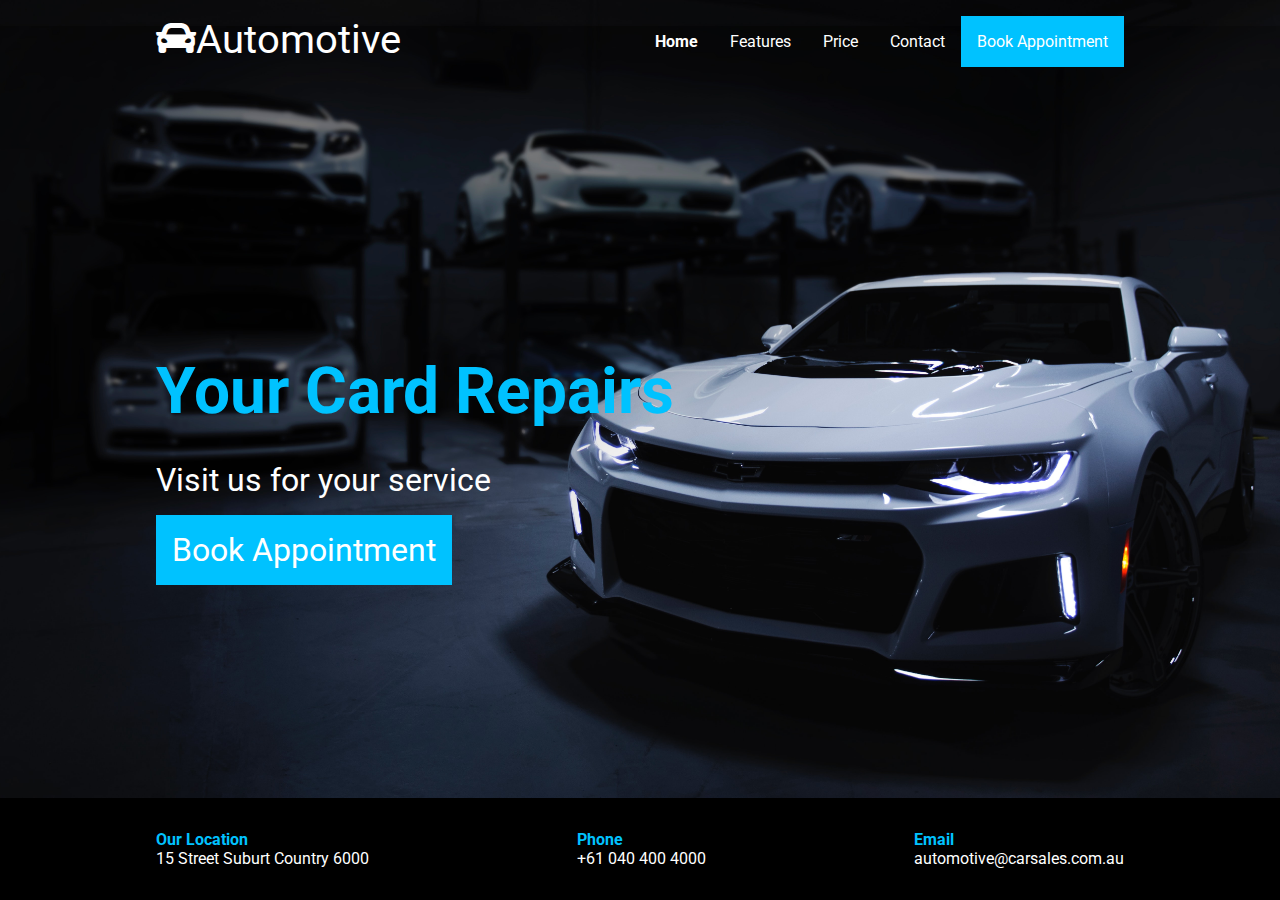
<file: project1/index.html>
<!DOCTYPE html>
<html lang="en">
    <head>
        <meta charset="UTF-8"/>
        <title>automotive-car-design</title>
        <link rel="stylesheet" href="style.css" />
        <link rel="stylesheet" href="https://cdnjs.cloudflare.com/ajax/libs/font-awesome/5.14.0/css/all.min.css" />
    </head>
    <body>
        
        <header>
            <nav class="container">
                <div class="logo">
                    <i class="fas fa-car"></i>Automotive
                </div>
                <ul>
                    <li><a href="#" class="selected">Home</a></li>
                    <li><a href="#">Features</a></li>
                    <li><a href="#">Price</a></li>
                    <li><a href="#">Contact</a></li>
                    <li><a href="#" class="highlight">Book Appointment</a></li>
                </ul>
            </nav>
            <div class="content">
                <div class="container">
                    <h1>Your Card Repairs</h1>
                    <p>Visit us for your service</p>
                    <a class="highlight" href="#">Book Appointment</a>
                </div>
            </div>
        </header>

         <footer>
             <ul class="container">
                 <li>
                     <strong>Our Location</strong>
                     <p>15 Street Suburt Country 6000</p>
                 </li>
                 <li>
                     <strong>Phone</strong>
                     <p>+61 040 400 4000</p>
                 </li>
                 <li>
                     <strong>Email</strong>
                     <p>automotive@carsales.com.au</p>
                 </li>
             </ul>
         </footer>
</body>
</html>
</file>
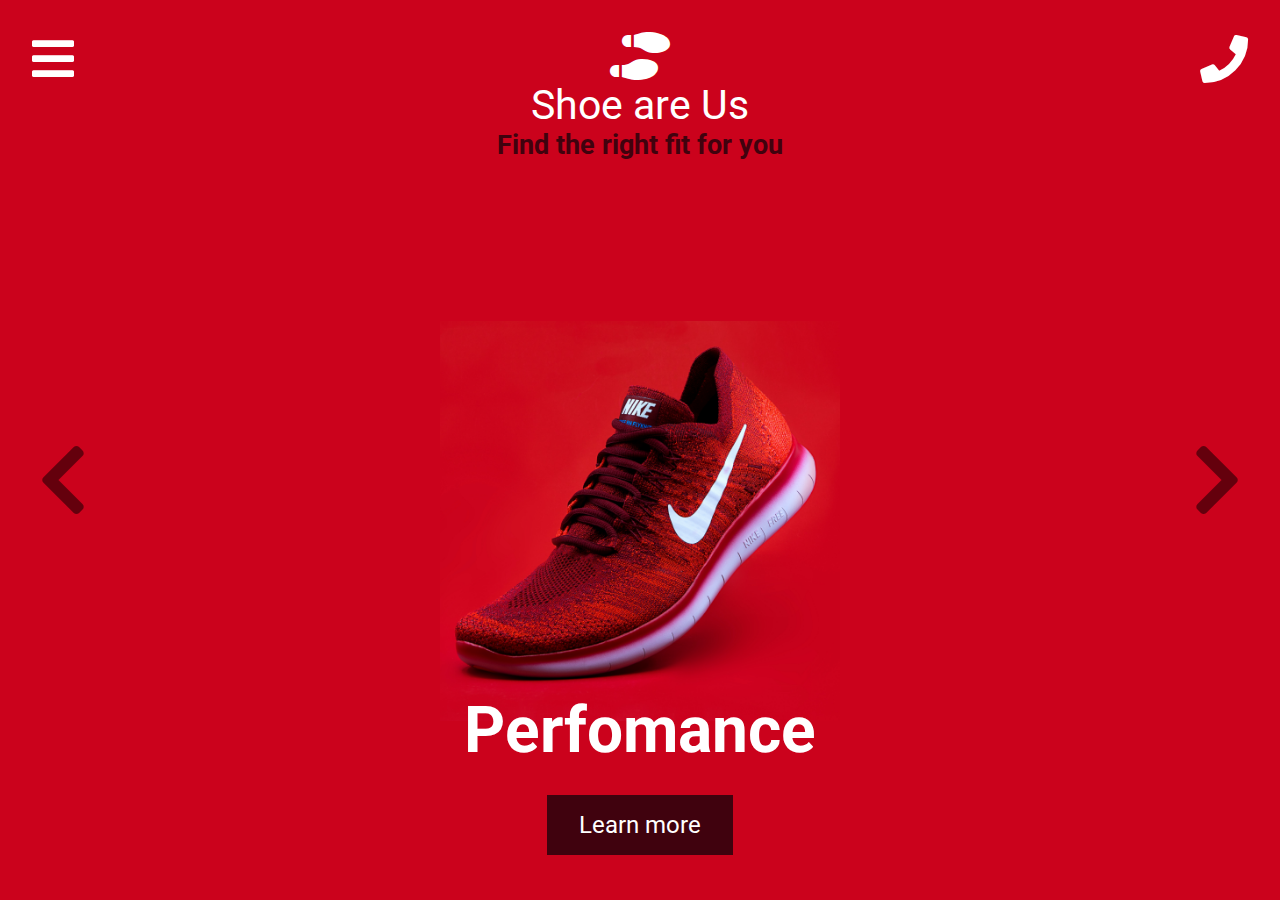
<file: project3/index.html>
<!DOCTYPE html>
<html lang="en">
  <head>
    <meta charset="UTF-8" />
    <title>Shoes Footwear</title>
    <link rel="stylesheet" href="style.css" />
    <link
      rel="stylesheet"
      href="https://cdnjs.cloudflare.com/ajax/libs/font-awesome/5.14.0/css/all.min.css"
    />
    <script src="script.js" defer></script>
  </head>
  <body>
    <a href="#" class="hamburger">
      <i  class="fas fa-bars"></i>
    </a>
    
    <a href="#" class="phone">
        <i class="fas fa-phone"></i>
    </a>

    <div class="logo">
        <i class="fas fa-shoe-prints"></i>
        <h2>Shoe are Us</h2>
        <p>Find the right fit for you</p>
    </div>

    <div class="carousel-container">
        <div class="carousel" id="carousel">
            <div class="slide" data-bg="cb021c">
                <img src="images/shoe-1.jpg" alt="shoe-1" />
                <h1>Perfomance</h1>
                <a href="#">Learn more</a>
            </div>
            <div class="slide" data-bg="F6F7F9">
                <img src="images/shoe-2.jpg" alt="shoe-2" />
                <h1>Design</h1>
                <a href="#">Learn more</a>
            </div>
            <div class="slide" data-bg="f6f7f9">
                <img src="images/shoe-3.jpg" alt="shoe-3" />
                <h1>Comodity</h1>
                <a href="#">Learn more</a>
            </div>
            <div class="slide" data-bg="f6f7f8">
                <img src="images/shoe-4.jpg" alt="shoe-4" />
                <h1>Lightness</h1>
                <a href="#">Learn more</a>
            </div>
        </div>

        <button id="left" class="left-arrow arrow">
          <div class="i fas fa-chevron-left"></div>
      </button>
      <button id="right" class="right-arrow arrow">
          <div class="i fas fa-chevron-right"></div>
      </button>
        

        <div class="progress"></div>
    </div>
  </body>
</html>
</file>
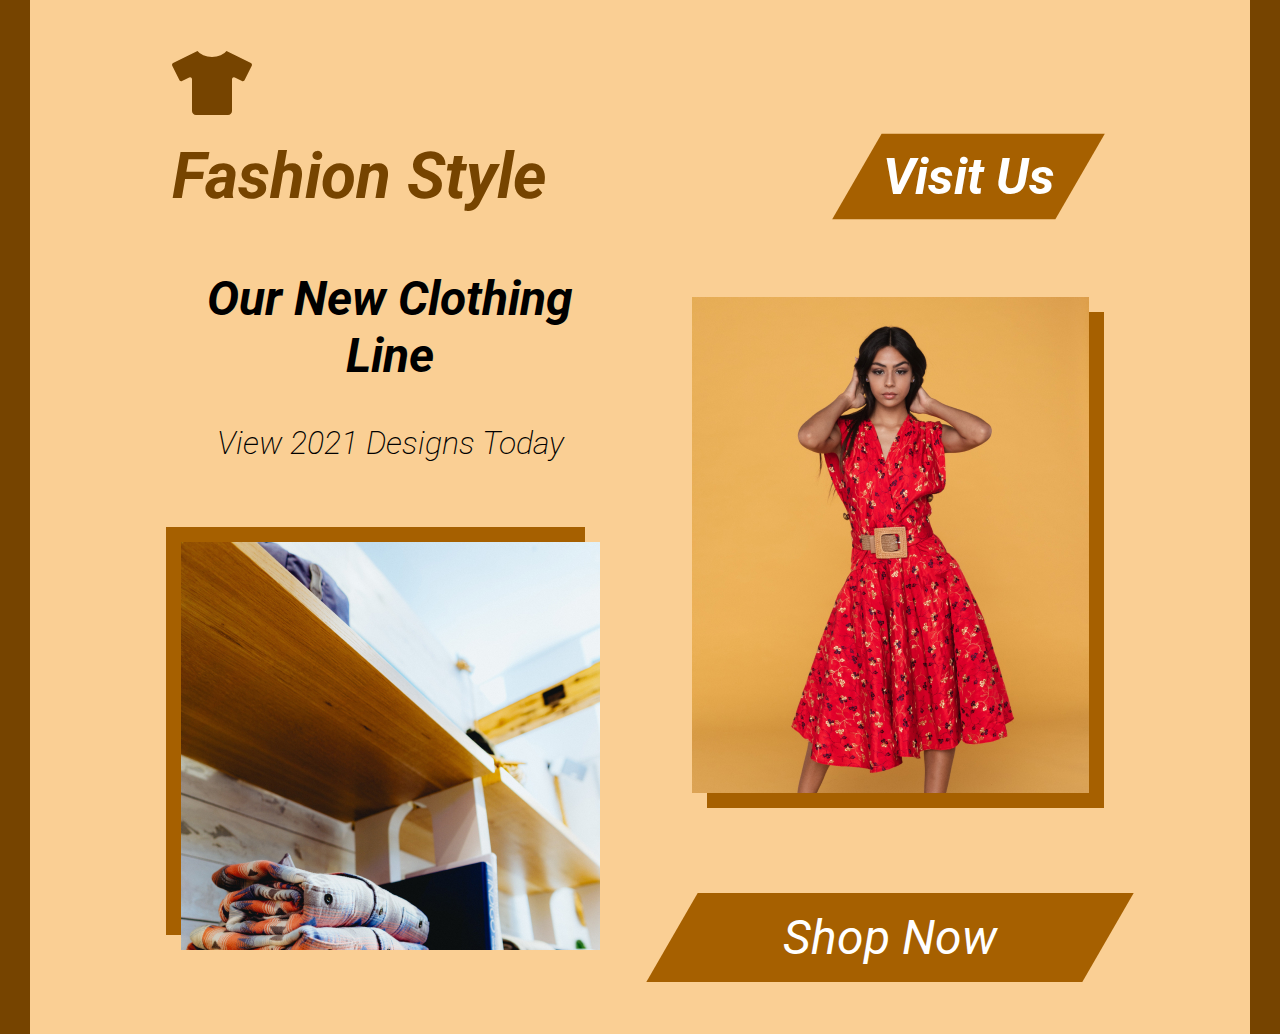
<file: project4/index.html>
<!DOCTYPE html>
<html lang="en">
  <head>
    <meta charset="UTF-8" />
    <title>Fashion</title>
    <link rel="stylesheet" href="style.css" />
    <link
      rel="stylesheet"
      href="https://cdnjs.cloudflare.com/ajax/libs/font-awesome/5.14.0/css/all.min.css"
    />
    <!-- <script src="script.js" defer></script> -->
  </head>
  <body>
    <div class="container">
      <div class="logo">
        <i class="fas fa-tshirt"></i>
      </div>

      <div>
        <h1>Fashion Style <a href="#">Visit Us</a></h1>
      </div>

      <div class="row">
        <div class="col">
          <div class="text">
            <h2>Our New Clothing Line</h2>
            <p>View 2021 Designs Today</p>
          </div>
          <img src="images/img2.jpg" class="shadow-reverse alt="img-2" />
        </div>
        <div class="col">
          <img src="images/img1.jpg" " alt="img-1" />
          <a href="#" class="block">Shop Now</a>
        </div>
      </div>
    </div>
  </body>
</html>
</file>
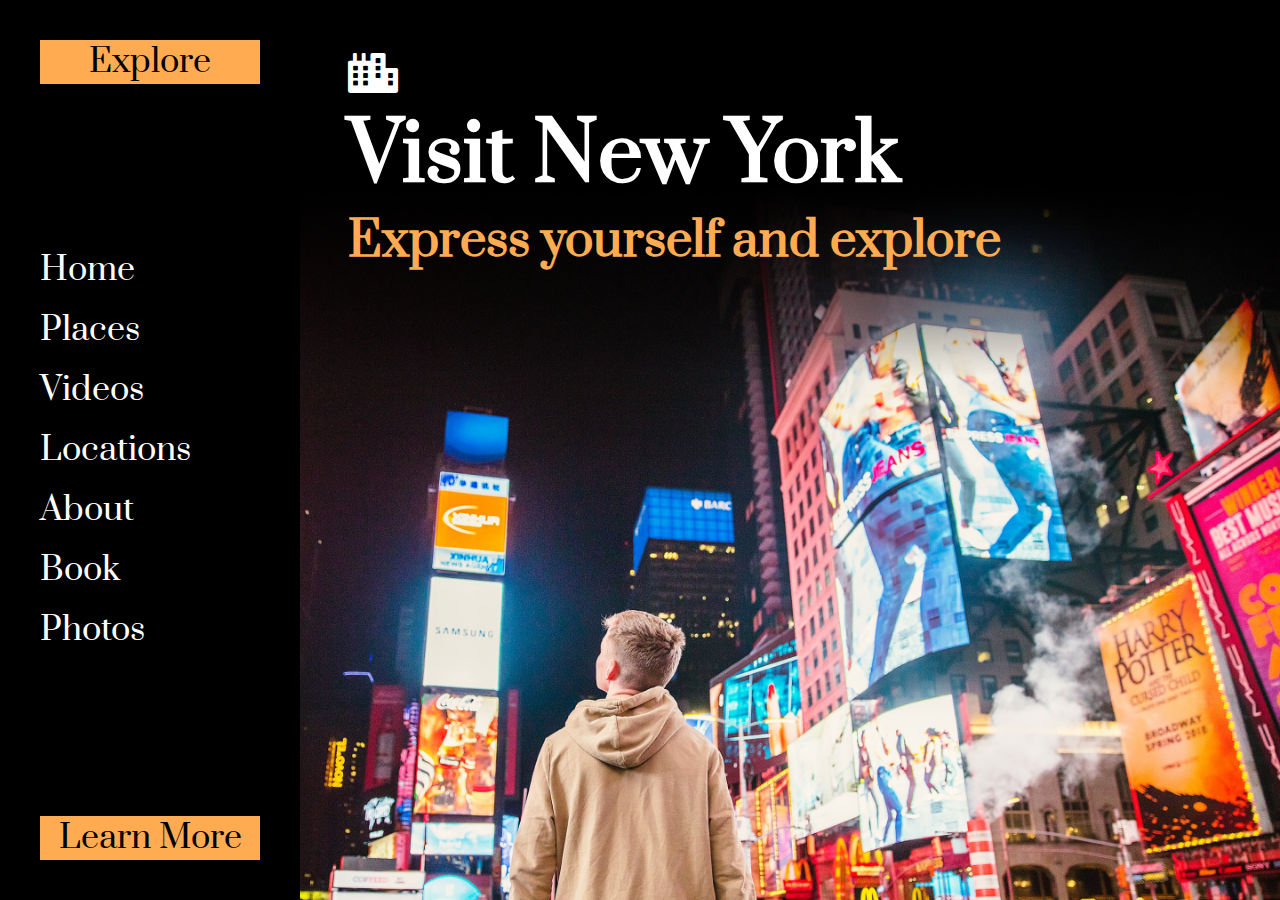
<file: project5/index.html>
<!DOCTYPE html>
<html lang="en">
  <head>
    <meta charset="UTF-8" />
    <title>Tourism Landscape</title>
    <link rel="stylesheet" href="style.css" />
    <link
      rel="stylesheet"
      href="https://cdnjs.cloudflare.com/ajax/libs/font-awesome/5.14.0/css/all.min.css"
    />
    <!-- <script src="script.js" defer></script> -->
  </head>
  <body>
      <aside>
        <a href="#" class="special">Explore</a>
        <ul>
            <li><a href="#">Home</a></li>
            <li><a href="#">Places</a></li>
            <li><a href="#">Videos</a></li>
            <li><a href="#">Locations</a></li>
            <li><a href="#">About</a></li>
            <li><a href="#">Book</a></li>
            <li><a href="#">Photos</a></li>
        </ul>
        <a href="#" class="special">Learn More</a>
      </aside>
      <main>
        <div class="logo">
            <i class="fas fa-city"></i>
        </div>
        <h1>Visit New York</h1>
        <h3>Express yourself and explore</h3>
      </main>
  </body>
</html>
</file>
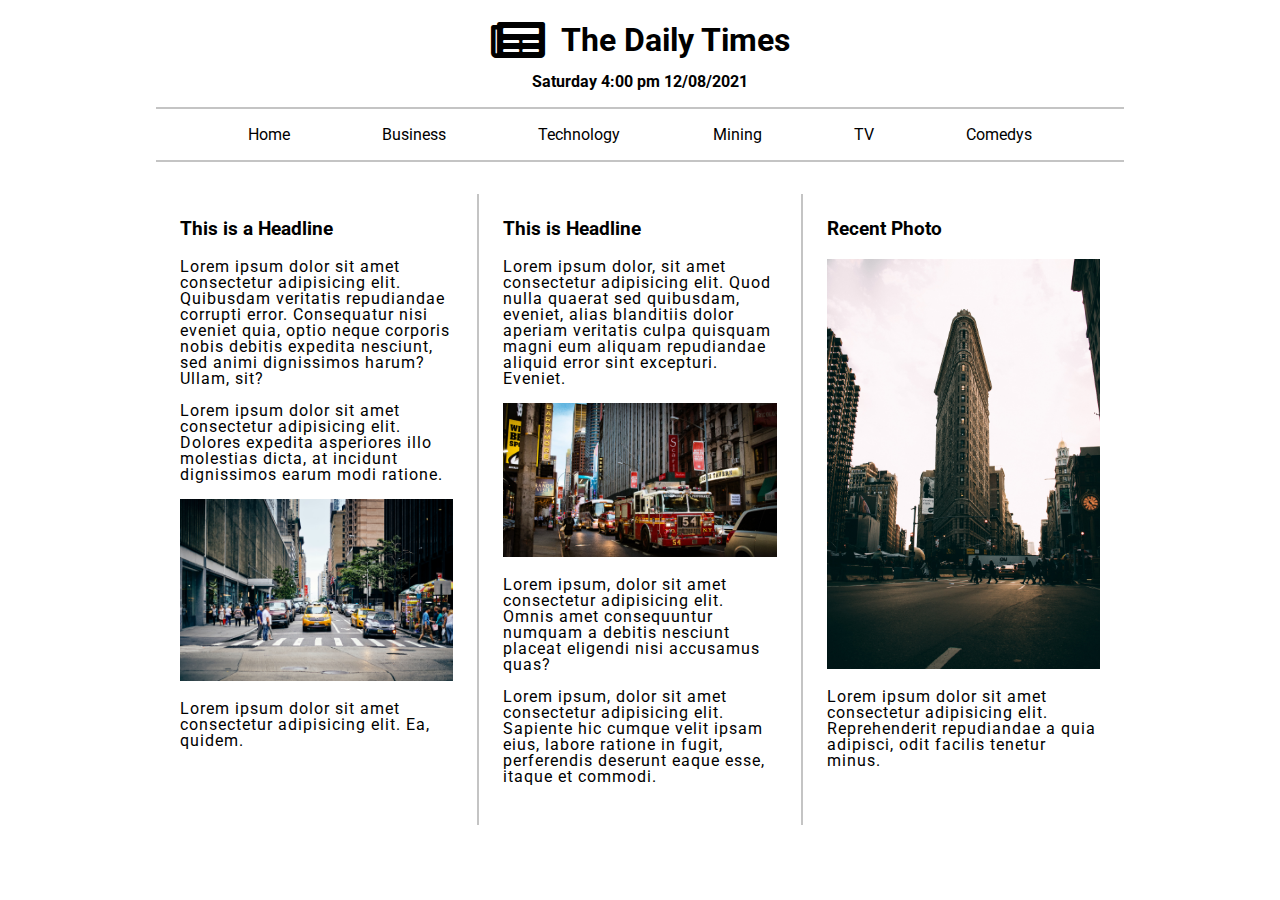
<file: project6/index.html>
<!DOCTYPE html>
<html lang="en">
  <head>
    <meta charset="UTF-8" />
    <title>Newspaper</title>
    <link rel="stylesheet" href="style.css" />
    <link
      rel="stylesheet"
      href="https://cdnjs.cloudflare.com/ajax/libs/font-awesome/5.14.0/css/all.min.css"
    />
    <!-- <script src="script.js" defer></script> -->
  </head>
  <body>
     <div class="text-center">
       <p class="logo"><i class="fas fa-newspaper"></i>
         The Daily Times
       </p>
       <time>Saturday 4:00 pm 12/08/2021</time>
     </div>

     <div class="container">
       <nav>
         <ul>
           <li><a href="#">Home</a></li>
           <li><a href="#">Business</a></li>
           <li><a href="#">Technology</a></li>
           <li><a href="#">Mining</a></li>
           <li><a href="#">TV</a></li>
           <li><a href="#">Comedys</a></li>
         </ul>
       </nav>
     </div>
     <main class="container">
       <div class="row">
         <div class="col">
           <h3>This is a Headline</h3>
           <p>Lorem ipsum dolor sit amet consectetur adipisicing elit. Quibusdam veritatis repudiandae corrupti error. Consequatur nisi eveniet quia, optio neque corporis nobis debitis expedita nesciunt, sed animi dignissimos harum? Ullam, sit?</p>
            <p>Lorem ipsum dolor sit amet consectetur adipisicing elit. Dolores expedita asperiores illo molestias dicta, at incidunt dignissimos earum modi ratione.</p>
            <img src="images/img-1.png" alt="img-1" />
            <p>Lorem ipsum dolor sit amet consectetur adipisicing elit. Ea, quidem.</p>
          </div>
         <div class="col">
           <h3>This is Headline</h3>
           <p>Lorem ipsum dolor, sit amet consectetur adipisicing elit. Quod nulla quaerat sed quibusdam, eveniet, alias blanditiis dolor aperiam veritatis culpa quisquam magni eum aliquam repudiandae aliquid error sint excepturi. Eveniet.</p>
            <img src="images/img-2.png" alt="img-2" />
            <p>Lorem ipsum, dolor sit amet consectetur adipisicing elit. Omnis amet consequuntur numquam a debitis nesciunt placeat eligendi nisi accusamus quas?</p>
            <p>Lorem ipsum, dolor sit amet consectetur adipisicing elit. Sapiente hic cumque velit ipsam eius, labore ratione in fugit, perferendis deserunt eaque esse, itaque et commodi.</p>
          </div>
         <div class="col">
           <h3>Recent Photo</h3>
           <img src="images/img-3.png" alt="img-3"/>
           <p>Lorem ipsum dolor sit amet consectetur adipisicing elit. Reprehenderit repudiandae a quia adipisci, odit facilis tenetur minus.</p>
         </div>
       </div>
     </main>
  </body>
</html>
</file>
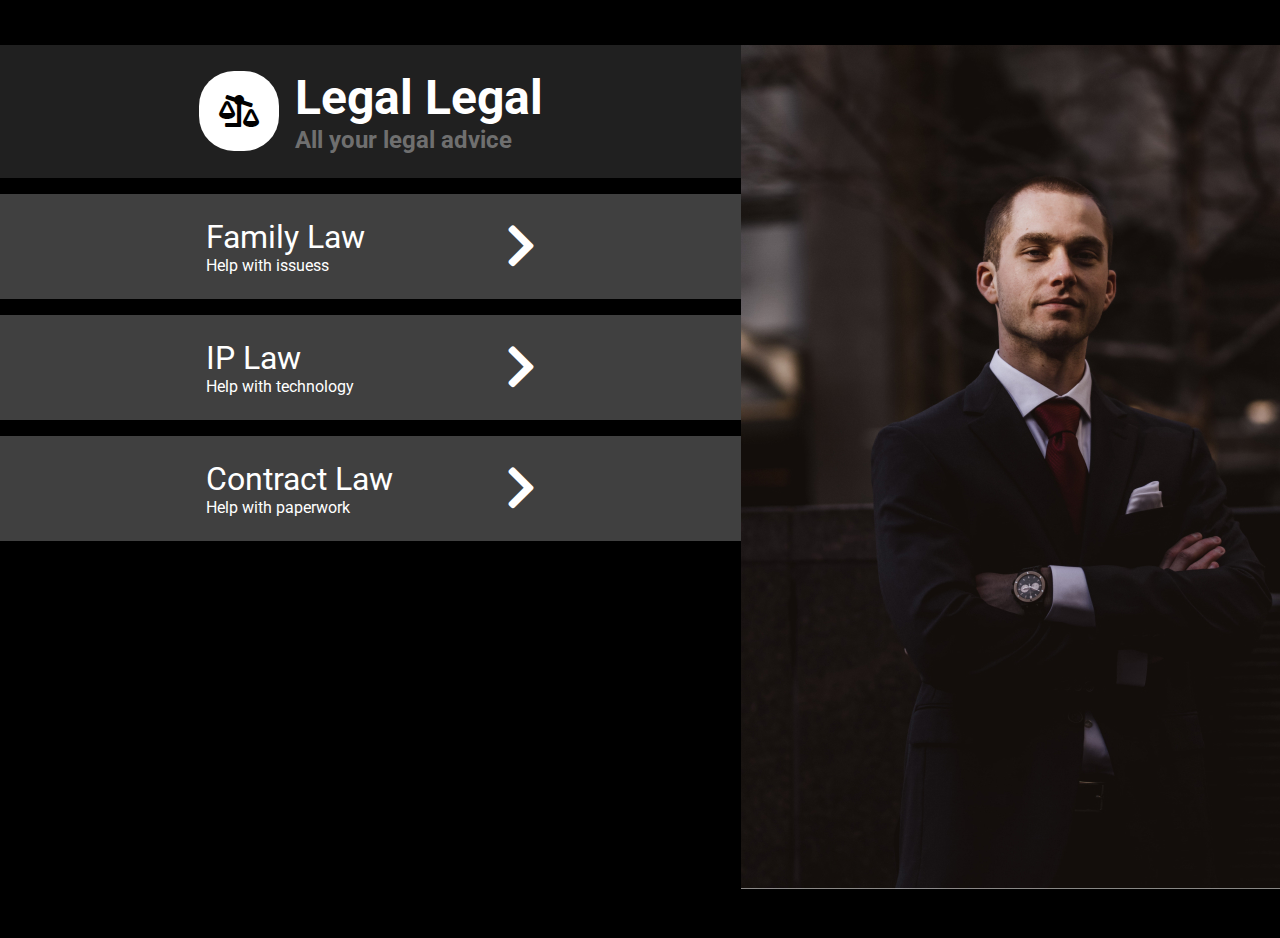
<file: project7/index.html>
<!DOCTYPE html>
<html lang="en">
  <head>
    <meta charset="UTF-8" />
    <title>Legal</title>
    <link rel="stylesheet" href="style.css" />
    <link
      rel="stylesheet"
      href="https://cdnjs.cloudflare.com/ajax/libs/font-awesome/5.14.0/css/all.min.css"
    />
    <!-- <script src="script.js" defer></script> -->
  </head>
  <body>
    <main>
      <div class="box dark-box">
        <div class="logo">
          <i class="fas fa-balance-scale-right"></i>
        </div>
        <div>
            <h1>Legal Legal</h1>
            <h3>All your legal advice</h3>
          </div>
        </div>

          <a href="#" class="box">
            <div class="text">
              <h2>Family Law</h2>
              <p>Help with issuess</p>
            </div>
            <div>
              <i class="fas fa-chevron-right"></i>
            </div>
          </a>
          <a href="#" class="box">
            <div class="text">
              <h2>IP Law</h2>
              <p>Help with technology</p>
            </div>
            <div>
              <i class="fas fa-chevron-right"></i>
            </div>
          </a><a href="#" class="box">
            <div class="text">
              <h2>Contract Law</h2>
              <p>Help with paperwork</p>
            </div>
            <div>
              <i class="fas fa-chevron-right"></i>
            </div>
          </a>
    </main>
    <aside>
      <img src="images/man.jpg" alt="man">
    </aside>
  </body>
</html>
</file>
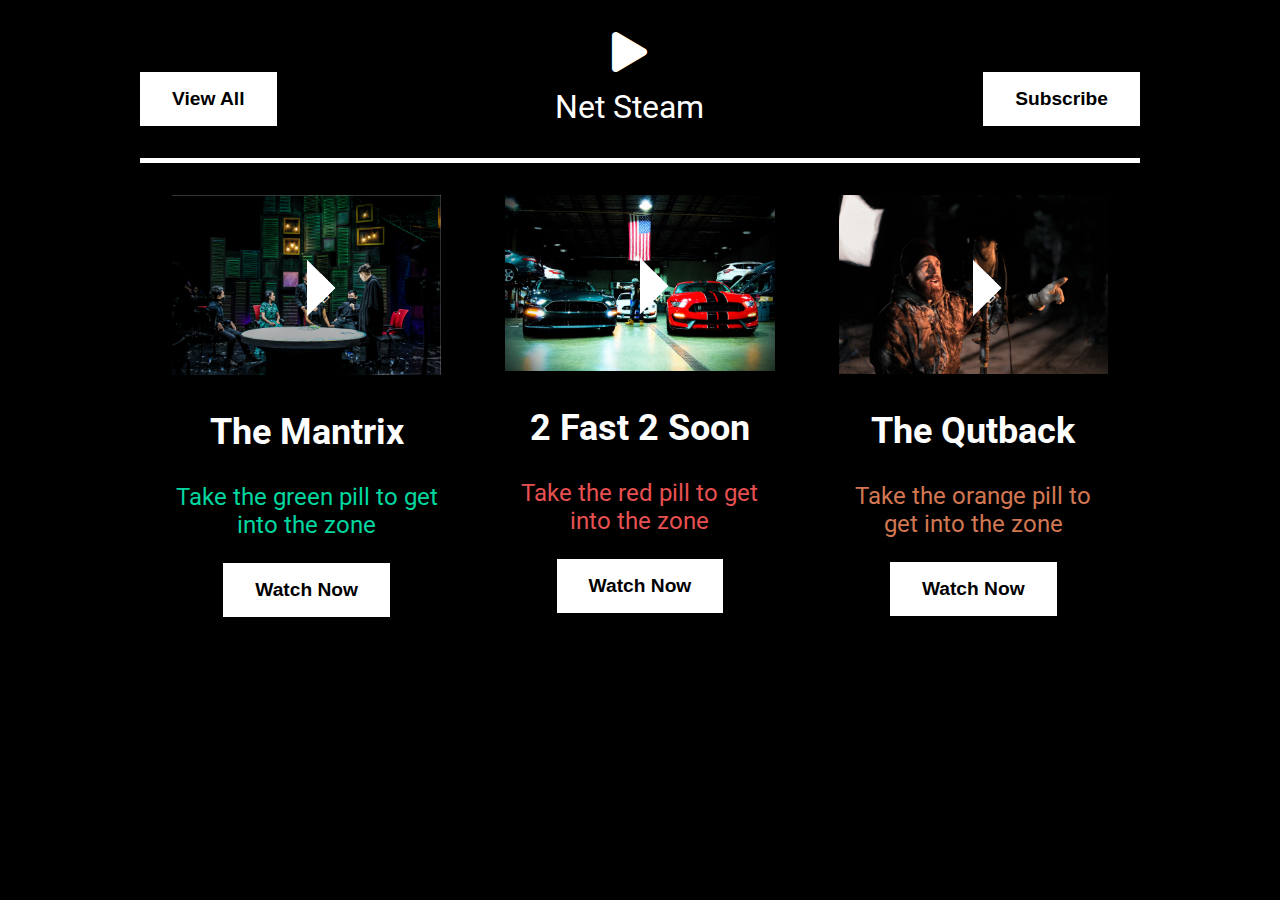
<file: project8/index.html>
<!DOCTYPE html>
<html lang="en">
  <head>
    <meta charset="UTF-8" />
    <title>TV streaming</title>
    <link rel="stylesheet" href="style.css" />
    <link
      rel="stylesheet"
      href="https://cdnjs.cloudflare.com/ajax/libs/font-awesome/5.14.0/css/all.min.css"
    />
    <!-- <script src="script.js" defer></script> -->
  </head>
  <body>
    <div class="container">
      <nav>
        <button>View All</button>
        <div class="logo"><i class="fas fa-play"></i>
        Net Steam
      </div>
        <button>Subscribe</button>
      </nav>
      <main>
        <div class="container">
          <div class="row">
            <div class="col">
              <div class="img-container">
                <img src="images/img-1.jpg" alt="img-1" class="play"/>
              </div>
              <h2>The Mantrix</h2>
              <p class="green">Take the green pill to get into the zone</p>
              <button>Watch Now</button>
            </div>
            <div class="col">
              <div class="img-container">
              <img src="images/img-2.jpg" alt="img-2" class="play"/>
              </div>
              <h2>2 Fast 2 Soon</h2>
              <p class="red">Take the red pill to get into the zone</p>
              <button>Watch Now</button>
            </div>
            <div class="col">
              <div class="img-container">
              <img src="images/img-3.jpg" alt="img-3" class="play"/>
            </div>
              <h2>The Qutback</h2>
              <p class="orange">Take the orange pill to get into the zone</p>
              <button>Watch Now</button>
            </div>
          </div>
        </div>
      </main>
    </div>
  </body>
</html>
</file>
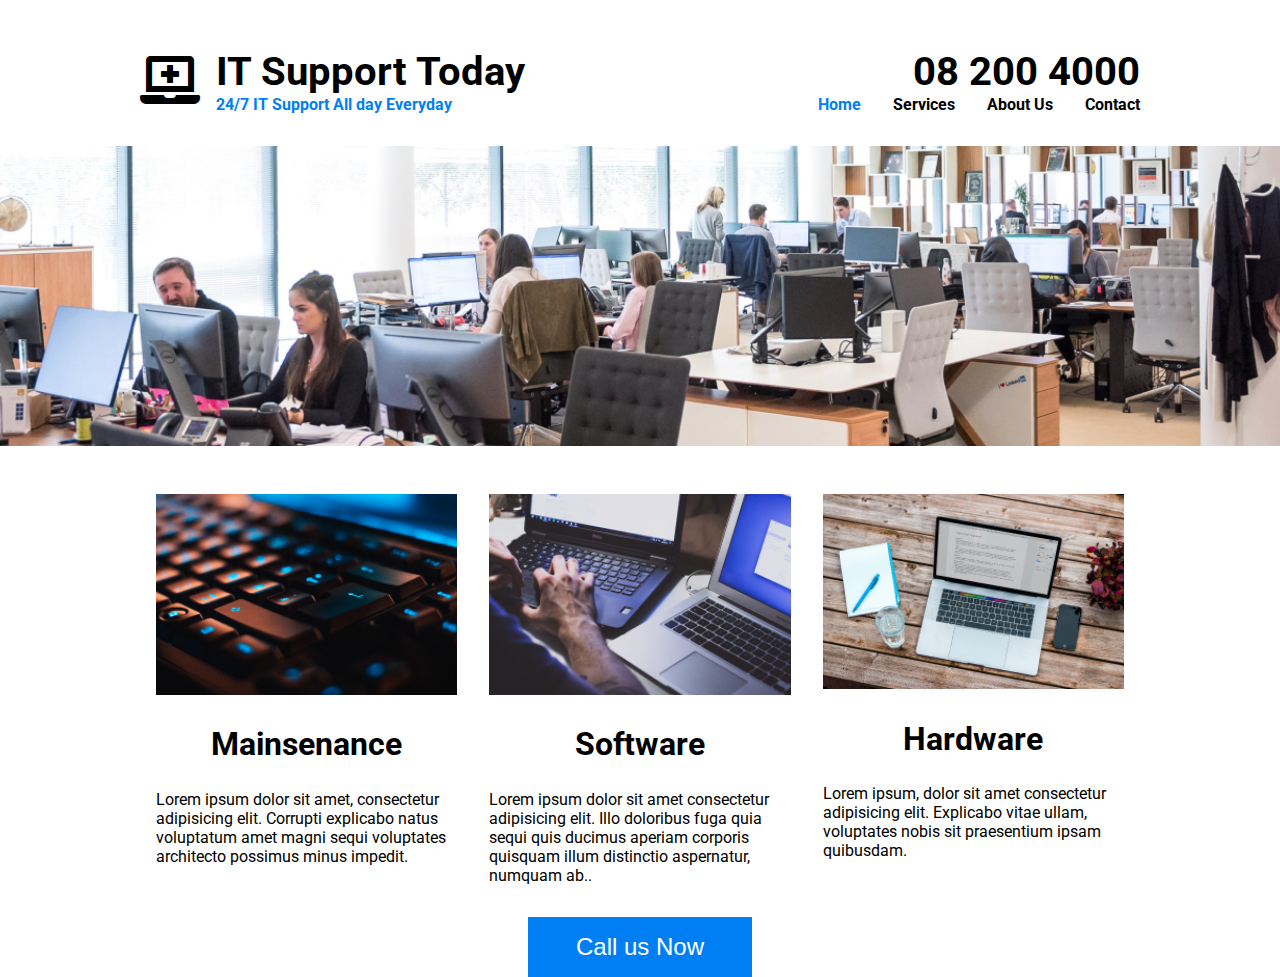
<file: project9/index.html>
<!DOCTYPE html>
<html lang="en">
  <head>
    <meta charset="UTF-8" />
    <title>Technology</title>
    <link rel="stylesheet" href="style.css" />
    <link
      rel="stylesheet"
      href="https://cdnjs.cloudflare.com/ajax/libs/font-awesome/5.14.0/css/all.min.css"
    />
    <!-- <script src="script.js" defer></script> -->
  </head>
  <body>
    <div class="container">
      <nav>
        <div class="logo">
          <i class="fas fa-laptop-medical"></i>
        </div>
        <div class="inner-nav">
          <div class="row">
            <p class="big">IT Support Today</p>
            <p class="big hidden-mobile">08 200 4000</p>
          </div>
          <div class="row">
            <p class="blue hidden-mobile">24/7 IT Support All day Everyday</p>
            <ul>
              <li><a href="#" class="active">Home</a></li>
              <li><a href="#">Services</a></li>
              <li><a href="#">About Us</a></li>
              <li><a href="#">Contact</a></li>
            </ul>
          </div>
        </div>
      </nav>
    </div>
    <header></header>
    <div class="container">
      <div class="row">
        <div class="col">
          <img src="images/img-1.jpg" alt="img-1" />
          <h2>Mainsenance</h2>
          <p>
            Lorem ipsum dolor sit amet, consectetur adipisicing elit. Corrupti
            explicabo natus voluptatum amet magni sequi voluptates architecto
            possimus minus impedit.
          </p>
        </div>
        <div class="col">
          <img src="images/img-2.jpg" alt="img-2" />
          <h2>Software</h2>
          <p>
            Lorem ipsum dolor sit amet consectetur adipisicing elit. Illo
            doloribus fuga quia sequi quis ducimus aperiam corporis quisquam
            illum distinctio aspernatur, numquam ab..
          </p>
        </div>
        <div class="col">
          <img src="images/img-3.jpg" alt="img-3" />
          <h2>Hardware</h2>
          <p>
            Lorem ipsum, dolor sit amet consectetur adipisicing elit. Explicabo
            vitae ullam, voluptates nobis sit praesentium ipsam quibusdam.
          </p>
        </div>
      </div>
    </div>
    <div class="text-center">
      <button>Call us Now</button>
    </div>
  </body>
</html>
</file>
<file: project1/style.css>
@import url("https://fonts.googleapis.com/css2?family=Roboto:wght@300;400;500;700;900&display=swap");
* {
    box-sizing: border-box;
}

body {
    background-color: #fff;
    font-family: "Roboto", sans-serif;
    margin: 0;
    
}

.container {
    padding: 1rem;
    margin: 0 auto;
    width: 1000px;
    max-width: 100%;
}

header {
    
    background-image: url('images/car-bg.jpg');
    background-size:cover;
    background-position: center center;
    color: white;
    display: flex;
    flex-direction: column;
    align-items: flex-start;
    min-height: calc(100vh - 102px);
}

.content {
    font-size: 2rem;
    margin: auto;
    max-width: 100%;
}

.content h1 {
    color: #00C2FF;
    margin-bottom: 0;
}

nav {
    display: flex;
    justify-content: space-between;
    padding: 1rem;
}

nav .logo {
    font-size: 2.5rem;
}

nav ul {
    display: flex;
    list-style-type: none;
    padding: 0;
}

nav li a {
    color: white;
    padding: 1rem;
    text-decoration: none;
}

.selected {
    font-weight: bold;
}

.highlight {
    background-color: #00C2FF;
    color: white;
    padding: 1rem;
    text-decoration: none;
}

footer {
    background-color: #000;
    color: white;
    padding: 1rem;
}

footer ul {
    display: flex;
    align-items: center;
    justify-content: space-between;
    list-style-type: none;
    padding: 0;
}

footer strong {
    color: #00C2FF;
}

footer p {
    margin: 0;
}

@media screen and (max-width:700px) {
    .content {
        font-size: 1.4rem;
        margin: 2rem auto 0;
    }
    
    nav ul {
        flex-direction: column;
    }

    nav li:not(:last-child) {
        margin-bottom: 1rem;
    }

    nav .highlight {
        display: none;
    }

    footer ul {
        flex-direction: column;
        justify-content: center;
    }

    footer li {
        margin: 1 rem;
        text-align: center;
    }
}
</file>
<file: project3/style.css>
@import url("https://fonts.googleapis.com/css2?family=Roboto:wght@300;400;500;700;900&display=swap");
* {
    box-sizing: border-box;
}

body {
    background-color: #cb021c;
    font-family: "Roboto", sans-serif;
    margin: 0;
    transition: background 0.4s ease-in-out;
}

a {
    color: white;
    text-decoration: none;
}

.hamburger {
    position: fixed;
    top: 2rem;
    left: 2rem;
    font-size: 3rem;
}

.phone {
    position: fixed;
    top: 2rem;
    right: 2rem;
    font-size: 3rem;
}

.logo {
    color: white;
    font-size: 1.7rem;
    margin: 2rem 0;
    text-align: center;
}

.logo i {
    font-size: 3rem;
}

.logo h2 {
    font-weight: normal;
    margin: 0;
}

.logo p {
    color: #40020e;
    font-weight: bold;
    margin: 0;
}

.carousel-container {
    overflow: hidden;
    position: relative;
    height: 60vh;
    width: 100vw;
    margin-top: 10rem;
}

.carousel {
    display: flex;
    position: absolute;
    left: 0;
    top: 0;
    transform: translateX(0);
    transition: transform 0.4s ease-in-out;
}

.slide {
    width: 100vw;
    text-align: center;
}

.slide img {
    object-fit: cover;
    height: 400px;
    width: 400px;
}

.slide h1 {
    color:white;
    font-size: 4rem;
    margin-top: -2rem;
}

.slide a {
    background-color: #40020e;
    padding: 1rem 2rem;
    font-size: 1.5rem;
}

.arrow {
    background-color: transparent;
    border: 0;
    cursor: pointer;
    position: absolute;
    top: 30%;
    transform: translateY(-50%);
    font-size: 5rem;
    color: black;
    opacity: 0.5;
}

.left-arrow {
    left: 2rem;
}

.right-arrow {
    right: 2rem;
}
</file>
<file: project4/style.css>
@import url("https://fonts.googleapis.com/css2?family=Roboto:wght@300;400;500;700;900&display=swap");
* {
    box-sizing: border-box;
}

body {
    background-color: #facf94;
    border-left: 30px solid #764400;
    border-right: 30px solid #764400;
    font-family: "Roboto", sans-serif;
    font-style: italic;
    margin:0;
    padding-top: 1rem;
    min-height: 100vh;
}

.container {
    padding: 2rem;
    margin: auto;
    width: 1000px;
    max-width: 100%;
}

.logo {
    color: #764400;
    font-size: 4rem;
}

h1 {
    color: #764400;
    display: flex;
    flex-wrap: wrap;
    justify-content: space-between;
    align-items: center;
    font-size: 4rem;
    margin: 0;
}

h1 a {
    transform: scale(0.8);
}

a {
    display: inline-block;
    color: white;
    padding: 1rem 2rem;
    position: relative;
    text-decoration: none;
}

a::after{
    background-color: #a66000;
    content: "";
    position: absolute;
    left: 0;
    top: 0;
    width: 100%;
    height: 100%;
    transform: skew(-30deg);
    z-index: -1;
}

.row {
    display: flex;
    align-items: center;
    justify-content: center;
    flex-wrap: wrap;
}

.col {
    flex: 1;
    text-align: center;
}

.col:first-child {
    margin-right: 4rem;
}

.text {
    font-size: 2rem;
}

.text p {
    font-weight: 200;
}

img {
    box-shadow: 15px 15px #a66000;
    margin: 3rem 0;
}

img.shadow-reverse {
    box-shadow: -15px -15px #a66000;
}

.block {
    font-size: 3rem;
    display: block;
    margin-top: 3rem;
    text-align: center;
}

@media screen and (max-width: 768px) {
    h1 {
        text-align: center;
    }

    .col {
        text-align: center;
    }

    .col:first-child {
        margin-right: 0;
    }
}
</file>
<file: project5/style.css>
@import url('https://fonts.googleapis.com/css2?family=Prata&display=swap');
* {
    box-sizing: border-box;
}

body {
    background-image: url('images/bg.png');
    background-size: cover;
    background-position:center center ;
    display: flex;
    font-family: "Prata", sans-serif;
    margin: 0;
    min-height: 100vh;
}

aside {
    background-color: #000;
    display: flex;
    flex-direction: column;
    justify-content: space-between;
    padding: 2rem;
    width: 300px;
    height: 100vh;
}

aside ul {
    padding: 0;
    list-style-type: none;
}

aside a {
    color: white;
    font-size: 2rem;
    display: inline-block;
    text-decoration: none;
    margin: 0.5rem;
}

.special {
    background-color: #feab51;
    color: black;
    display: block;
    padding: 1 rem;
    text-align: center;
}

main {
    color: white;
    font-size: 2.5rem;
    padding: 3rem;
}

main h1 {
    margin: 0;
}

main h3 {
    color: #feab51;
    margin: 0;
}


@media screen and (max-width: 768px) {
    body {
        flex-direction: column-reverse;
        justify-content: space-between;
    }

    main {
        min-height: 60vh;
    }

    aside {
        height: auto;
        width: 100%;
    }

    aside ul {
        display: flex;
        flex-wrap: wrap;
    }

    .special {
        display: none;
    }
}
</file>
<file: project6/style.css>
@import url("https://fonts.googleapis.com/css2?family=Roboto:wght@300;400;500;700;900&display=swap");
* {
    box-sizing: border-box;
}

body {
    font-family: "Roboto", sans-serif;
    margin: 0;
}

img {
    max-width: 100%;
}

.container {
    margin: 0 auto;
    padding: 1rem;
    width: 1000px;
    max-width: 100%;
}

.text-center {
    text-align: center;
}

.logo {
    display: flex;
    align-items: center;
    justify-content: center;
    font-size: 2rem;
    font-weight: bold;
    margin: 1rem 0 0.5rem;
}

.logo i {
    font-size: 3rem;
    margin-right: 1rem;
}

time {
    font-weight: bold;
}

nav {
    border-top: 2px solid #c4c4c4;
    border-bottom: 2px solid #c4c4c4;
    margin: 1 rem 0;
}

nav ul {
    display: flex;
    flex-wrap: wrap;
    align-items: center;
    justify-content: space-evenly;
    padding: 0;
    list-style-type: none;
}

nav a {
    color: black;
    text-decoration: none;
}

.row {
    display: flex;
}

.col {
    padding: 1.5rem;
    flex: 1;
}

.col:not(:last-child) {
    border-right: 2px solid #c4c4c4;
}

main p {
    line-height: 1rem;
    letter-spacing: 1px;
}

main h3 {
    margin-top: 0;
}

@media screen and (max-width: 768px) {
    .row {
        flex-direction: column;
    }
    .col:not(:last-child) {
        border-right: none;
    }
}
</file>
<file: project7/style.css>
@import url("https://fonts.googleapis.com/css2?family=Roboto:wght@300;400;500;700;900&display=swap");
* {
    box-sizing: border-box;
}

body {
    background-color: #000;
    color: #fff;
    display: flex;
    font-family: "Roboto", sans-serif;
    margin: 0;
    padding: 2.8rem;
    padding-left: 0;
}

a {
    color: #fff;
    text-decoration: none;
}

main {
    width: 60%;
}

aside {
    width: 40%;
}

.box {
    background-color: #404040;
    display: flex;
    align-items: center;
    justify-content: center;
    padding: 1.5rem;
}

.box:not(:last-child) {
    margin-bottom: 1rem;
}

.dark-box {
    background-color: #202020;
    margin-bottom: 2rem;
}

.logo {
    background-color: #fff;
    border-radius: 35px;
    color: black;
    display: inline-flex;
    font-size: 2rem;
    align-items: center;
    justify-content: center;
    height: 80px;
    width: 80px;
    margin-right: 1rem;
}

h1 {
    font-size: 3rem;
    margin: 0;
}

h2 {
    font-size: 2rem;
    font-weight: normal;
    margin: 0;
}

h3 {
    color: #6f6f6f;
    font-size: 1.5rem;
    margin: 0;
}

p {
    margin: 0;
}

.text {
    width: 300px;
}

.fa-chevron-right {
    font-size: 3rem;
}

@media screen and (max-width: 768px) {
    body {
        flex-direction: column;
        padding-right: 0;
        
    }

    aside, main {
        height: auto;
        width: 100%;
    }
}
</file>
<file: project8/style.css>
@import url("https://fonts.googleapis.com/css2?family=Roboto:wght@300;400;500;700;900&display=swap");
* {
    box-sizing: border-box;
}

body {
    background-color: #000;
    color: #fff;
    font-family: "Roboto", sans-serif;
    margin: 0;
}

.container {
    margin: 0 auto;
    width: 1000px;
    max-width: 100%;
}

.row {
    display: flex;
    flex-wrap: wrap;
}

.col {
    font-size: 1.5rem;
    padding: 2rem;
    width: 33.33%;
    text-align: center;
}

.col img {
    max-width: 100%;
}

.img-container {
    position: relative;
}

.img-container::after {
    content: '\f04b';
    border: 20px solid white;
    border-left-color: transparent;
    border-top-color: transparent;
    position: absolute;
    top: 50%;
    left:50%;
    transform: translate(-50%, -50%) rotate(-45deg);
    width: 0;
    height: 0;
    z-index: 10;
}

nav {
    border-bottom: 5px solid white;
    display: flex;
    justify-content: space-between;
    align-items: flex-end;
    text-align: center;
    padding: 2rem 0;
}

.logo {
    font-size: 2rem;
}

.logo i {
    display: block;
    font-size: 2.5rem;
    margin-bottom: 1rem;
}

button {
    background-color: #fff;
    border: 0;
    color: #000;
    font-size: 1.2rem;
    font-weight: bold;
    padding: 1rem 2rem;
}

.green {
    color: #00d69f;
}

.red {
    color: #e75050;
}

.orange {
    color: #d27752;
}

@media screen and (max-width: 768px) {
    nav {
        justify-content: center;
    }

    nav button {
        display: none;
    }

    .col {
        width: 100%;
    }
}
</file>
<file: project9/style.css>
@import url("https://fonts.googleapis.com/css2?family=Roboto:wght@300;400;500;700;900&display=swap");
* {
    box-sizing: border-box;
}

body {
    font-family: "Roboto", sans-serif;
    margin: 0;
}

.container {
    margin:0 auto;
    width: 1000px;
    max-width: 100%;
}

header {
    background-image: url(images/banner.jpg);
    background-position: center center;
    background-size: cover;
    height: 300px;
    margin-bottom: 2rem;
}

nav {
    display: flex;
    align-items: center;
    font-weight: bold;
    margin: 3rem 0 2rem;
}

.logo {
    font-size: 3rem;
    margin-right: 1rem;
}

.inner-nav {
    flex: 1;
}

.row {
    display: flex;
    justify-content: space-between;
}

.big {
    font-size: 2.5rem;
    margin: 0;
}

.blue {
    color: #007ff4;
    margin: 0;
}

nav ul {
    display: flex;
    padding: 0;
    list-style-type: none;
    margin: 0;
}

nav a {
    color: #000;
    text-decoration: none;
    margin-left: 2rem;
}

nav a.active {
    color: #007ff4;
}

.col {
    padding: 1rem;
    flex: 1;
}

.col img {
    width: 100%;
}

h2 {
    font-size: 2rem;
    text-align: center;
}

.text-center {
    text-align: center;
}

button {
    background-color: #007ff4;
    border: none;
    color: #fff;
    font-size: 1.5rem;
    padding: 1rem 3rem;
}

@media screen and (max-width: 768px) {
    .hidden-mobile{
        display: none;
    }

    .logo {
        margin-left: 1rem;
    }

    .row {
        flex-direction: column;
        align-items: center;
    }
}
</file>
